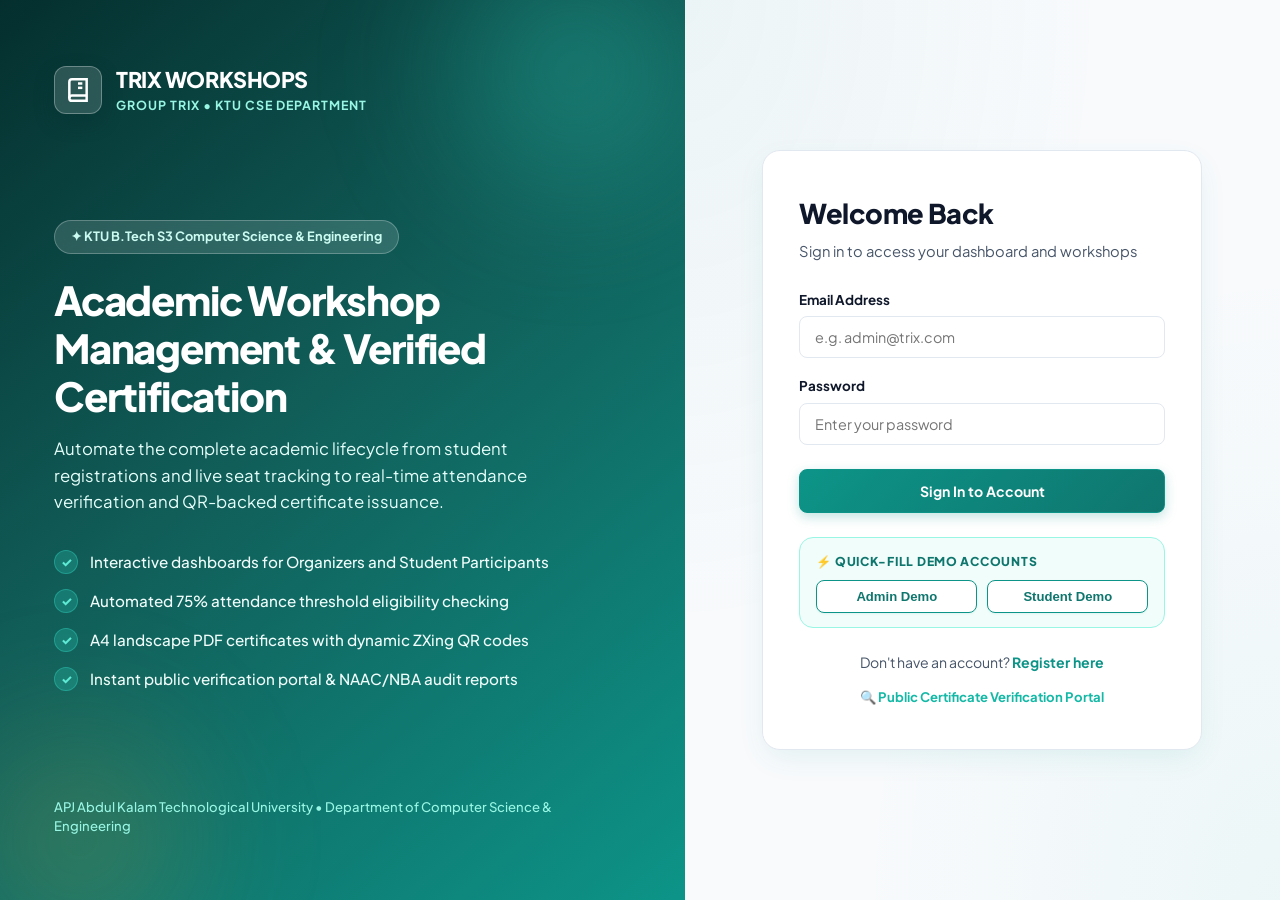
<file: src/main/resources/static/login.html>
<!DOCTYPE html>
<html lang="en">
<head>
  <meta charset="UTF-8">
  <meta name="viewport" content="width=device-width, initial-scale=1.0">
  <title>Sign In | TRIX Workshop Management System</title>
  <link rel="preconnect" href="https://fonts.googleapis.com">
  <link rel="preconnect" href="https://fonts.gstatic.com" crossorigin>
  <link href="https://fonts.googleapis.com/css2?family=Plus+Jakarta+Sans:wght@400;500;600;700;800&family=Inter:wght@400;500;600;700&display=swap" rel="stylesheet">
  <link rel="stylesheet" href="css/styles.css?v=4.0">
  <style>
    .auth-split-layout {
      display: grid;
      grid-template-columns: 1.15fr 1fr;
      min-height: 100vh;
      background: #FFFFFF;
    }

    /* Left Hero Showcase (Teal Midnight Luxury) */
    .auth-hero-pane {
      background: linear-gradient(140deg, #042F2E 0%, #115E59 45%, #0D9488 100%);
      color: #FFFFFF;
      padding: 64px 54px;
      display: flex;
      flex-direction: column;
      justify-content: space-between;
      position: relative;
      overflow: hidden;
    }

    .auth-hero-pane::before {
      content: "";
      position: absolute;
      top: -120px;
      right: -80px;
      width: 380px;
      height: 380px;
      background: radial-gradient(circle, rgba(45, 212, 191, 0.35) 0%, rgba(13, 148, 136, 0) 70%);
      border-radius: 50%;
      filter: blur(50px);
    }

    .auth-hero-pane::after {
      content: "";
      position: absolute;
      bottom: -100px;
      left: -80px;
      width: 320px;
      height: 320px;
      background: radial-gradient(circle, rgba(212, 175, 55, 0.25) 0%, rgba(212, 175, 55, 0) 70%);
      border-radius: 50%;
      filter: blur(60px);
    }

    .hero-brand-header {
      position: relative;
      z-index: 10;
      display: flex;
      align-items: center;
      gap: 14px;
    }

    .hero-brand-logo {
      width: 48px;
      height: 48px;
      border-radius: 12px;
      background: rgba(255, 255, 255, 0.15);
      backdrop-filter: blur(12px);
      -webkit-backdrop-filter: blur(12px);
      border: 1.5px solid rgba(255, 255, 255, 0.3);
      display: flex;
      align-items: center;
      justify-content: center;
      color: #FFFFFF;
      box-shadow: 0 8px 20px rgba(4, 47, 46, 0.3);
    }

    .hero-brand-text h1 {
      font-size: 1.35rem;
      font-weight: 800;
      letter-spacing: -0.02em;
    }

    .hero-brand-text p {
      font-size: 0.78rem;
      color: #99F6E4;
      font-weight: 700;
      text-transform: uppercase;
      letter-spacing: 0.08em;
    }

    .hero-center-content {
      position: relative;
      z-index: 10;
      max-width: 500px;
      margin: 40px 0;
    }

    .hero-badge {
      display: inline-flex;
      align-items: center;
      gap: 8px;
      padding: 6px 16px;
      background: rgba(255, 255, 255, 0.14);
      border: 1px solid rgba(255, 255, 255, 0.25);
      border-radius: 9999px;
      font-size: 0.8rem;
      font-weight: 700;
      color: #CCFBF1;
      margin-bottom: 22px;
      backdrop-filter: blur(8px);
    }

    .hero-title {
      font-size: 2.5rem;
      font-weight: 800;
      line-height: 1.2;
      letter-spacing: -0.03em;
      margin-bottom: 16px;
    }

    .hero-desc {
      font-size: 1.05rem;
      color: #E6FFFA;
      line-height: 1.6;
      margin-bottom: 34px;
    }

    .hero-features-list {
      display: flex;
      flex-direction: column;
      gap: 15px;
    }

    .hero-feature-item {
      display: flex;
      align-items: center;
      gap: 12px;
      font-size: 0.95rem;
      color: #F0FDFA;
      font-weight: 500;
    }

    .feature-check {
      width: 24px;
      height: 24px;
      border-radius: 50%;
      background: rgba(45, 212, 191, 0.25);
      color: #5EEAD4;
      border: 1px solid rgba(45, 212, 191, 0.4);
      display: flex;
      align-items: center;
      justify-content: center;
      font-size: 0.8rem;
      flex-shrink: 0;
      font-weight: 800;
    }

    .hero-footer-info {
      position: relative;
      z-index: 10;
      font-size: 0.82rem;
      color: #99F6E4;
      font-weight: 500;
    }

    /* Right Form Pane (Crisp White + Teal Accents) */
    .auth-form-pane {
      display: flex;
      align-items: center;
      justify-content: center;
      padding: 40px;
      background: #F8FAFC;
      background-image: 
        radial-gradient(at 0% 0%, rgba(13, 148, 136, 0.05) 0px, transparent 50%),
        radial-gradient(at 100% 100%, rgba(20, 184, 166, 0.05) 0px, transparent 50%);
    }

    .auth-card-box {
      width: 100%;
      max-width: 440px;
      background: #FFFFFF;
      border: 1px solid var(--border-color);
      border-radius: var(--radius-lg);
      padding: 42px 36px;
      box-shadow: 0 10px 30px -5px rgba(13, 148, 136, 0.1);
    }

    .auth-form-header {
      margin-bottom: 28px;
    }

    .auth-form-header h2 {
      font-size: 1.7rem;
      font-weight: 800;
      color: var(--text-main);
      letter-spacing: -0.02em;
    }

    .auth-form-header p {
      font-size: 0.92rem;
      color: var(--text-secondary);
      margin-top: 6px;
    }

    .demo-credentials-box {
      background: var(--brand-tint);
      border: 1px solid var(--brand-border);
      border-radius: var(--radius-md);
      padding: 14px 16px;
      margin-top: 24px;
    }

    .demo-title {
      font-size: 0.76rem;
      font-weight: 800;
      color: var(--brand-primary-dark);
      text-transform: uppercase;
      letter-spacing: 0.06em;
      margin-bottom: 10px;
      display: flex;
      align-items: center;
      justify-content: space-between;
    }

    .demo-buttons-row {
      display: flex;
      gap: 10px;
    }

    .demo-btn {
      flex: 1;
      padding: 8px 12px;
      font-size: 0.82rem;
      font-weight: 700;
      border-radius: var(--radius-sm);
      border: 1.5px solid var(--brand-primary);
      background: #FFFFFF;
      color: var(--brand-primary-dark);
      cursor: pointer;
      text-align: center;
      transition: all 0.15s ease;
      box-shadow: 0 1px 2px rgba(13, 148, 136, 0.08);
    }

    .demo-btn:hover {
      background: var(--brand-primary);
      color: #FFFFFF;
      transform: translateY(-1px);
      box-shadow: 0 4px 10px rgba(13, 148, 136, 0.25);
    }

    @media (max-width: 900px) {
      .auth-split-layout {
        grid-template-columns: 1fr;
      }
      .auth-hero-pane {
        display: none;
      }
    }
  </style>
</head>
<body>
  <div id="toast-container"></div>

  <div class="auth-split-layout">
    <!-- Left Hero Pane -->
    <div class="auth-hero-pane">
      <div class="hero-brand-header">
        <div class="hero-brand-logo">
          <svg width="26" height="26" viewBox="0 0 24 24" fill="none" stroke="currentColor" stroke-width="2.3">
            <path d="M4 19.5A2.5 2.5 0 0 1 6.5 17H20"></path>
            <path d="M6.5 2H20v20H6.5A2.5 2.5 0 0 1 4 19.5v-15A2.5 2.5 0 0 1 6.5 2z"></path>
            <line x1="12" y1="6" x2="16" y2="6"></line>
            <line x1="12" y1="10" x2="16" y2="10"></line>
          </svg>
        </div>
        <div class="hero-brand-text">
          <h1>TRIX WORKSHOPS</h1>
          <p>Group TRIX • KTU CSE Department</p>
        </div>
      </div>

      <div class="hero-center-content">
        <div class="hero-badge">
          <span>✦ KTU B.Tech S3 Computer Science & Engineering</span>
        </div>
        <h2 class="hero-title">Academic Workshop Management & Verified Certification</h2>
        <p class="hero-desc">
          Automate the complete academic lifecycle from student registrations and live seat tracking to real-time attendance verification and QR-backed certificate issuance.
        </p>

        <div class="hero-features-list">
          <div class="hero-feature-item">
            <div class="feature-check">✓</div>
            <span>Interactive dashboards for Organizers and Student Participants</span>
          </div>
          <div class="hero-feature-item">
            <div class="feature-check">✓</div>
            <span>Automated 75% attendance threshold eligibility checking</span>
          </div>
          <div class="hero-feature-item">
            <div class="feature-check">✓</div>
            <span>A4 landscape PDF certificates with dynamic ZXing QR codes</span>
          </div>
          <div class="hero-feature-item">
            <div class="feature-check">✓</div>
            <span>Instant public verification portal & NAAC/NBA audit reports</span>
          </div>
        </div>
      </div>

      <div class="hero-footer-info">
        APJ Abdul Kalam Technological University • Department of Computer Science & Engineering
      </div>
    </div>

    <!-- Right Form Pane -->
    <div class="auth-form-pane">
      <div class="auth-card-box">
        <div class="auth-form-header">
          <h2>Welcome Back</h2>
          <p>Sign in to access your dashboard and workshops</p>
        </div>

        <form id="login-form">
          <div class="form-group">
            <label class="form-label" for="login-email">Email Address</label>
            <input type="email" id="login-email" class="form-input" placeholder="e.g. admin@trix.com" required>
          </div>

          <div class="form-group">
            <div style="display: flex; justify-content: space-between; align-items: center; margin-bottom: 6px;">
              <label class="form-label" for="login-password" style="margin-bottom: 0;">Password</label>
            </div>
            <input type="password" id="login-password" class="form-input" placeholder="Enter your password" required>
          </div>

          <button type="submit" id="login-btn" class="btn btn-primary" style="width: 100%; padding: 12px; margin-top: 6px;">
            Sign In to Account
          </button>
        </form>

        <div class="demo-credentials-box">
          <div class="demo-title">
            <span>⚡ Quick-Fill Demo Accounts</span>
          </div>
          <div class="demo-buttons-row">
            <button type="button" class="demo-btn" onclick="fillCreds('admin@trix.com', 'admin123')">
              Admin Demo
            </button>
            <button type="button" class="demo-btn" onclick="fillCreds('alex@gmail.com', 'student123')">
              Student Demo
            </button>
          </div>
        </div>

        <div style="margin-top: 24px; text-align: center; font-size: 0.88rem; color: var(--text-secondary);">
          Don't have an account? <a id="register-link" href="register.html" style="color: var(--brand-primary); font-weight: 700; text-decoration: none;">Register here</a>
        </div>

        <div style="margin-top: 14px; text-align: center; font-size: 0.82rem;">
          <a href="verify.html" style="color: var(--brand-secondary); text-decoration: none; font-weight: 700;">
            🔍 Public Certificate Verification Portal
          </a>
        </div>
      </div>
    </div>
  </div>

  <script src="js/api.js"></script>
  <script src="js/auth.js"></script>
  <script>
    // Forward redirect parameter if present
    const urlParams = new URLSearchParams(window.location.search);
    const redirectParam = urlParams.get('redirect');
    if (redirectParam) {
      const regLink = document.getElementById('register-link');
      if (regLink) regLink.href = 'register.html?redirect=' + encodeURIComponent(redirectParam);
    }

    function fillCreds(email, pass) {
      document.getElementById('login-email').value = email;
      document.getElementById('login-password').value = pass;
    }

    const form = document.getElementById('login-form');
    const submitBtn = document.getElementById('login-btn');

    form.addEventListener('submit', async (e) => {
      e.preventDefault();
      const email = document.getElementById('login-email').value.trim();
      const password = document.getElementById('login-password').value;

      if (!email || !password) {
        showToast('Please enter both email and password.', 'error');
        return;
      }

      submitBtn.disabled = true;
      submitBtn.innerHTML = '<span>Signing in...</span>';

      try {
        await Auth.login(email, password);
      } catch (err) {
        showToast(err.message || 'Login failed. Please check your credentials.', 'error');
        submitBtn.disabled = false;
        submitBtn.innerHTML = '<span>Sign In to Account</span>';
      }
    });
  </script>
</body>
</html>
</file>
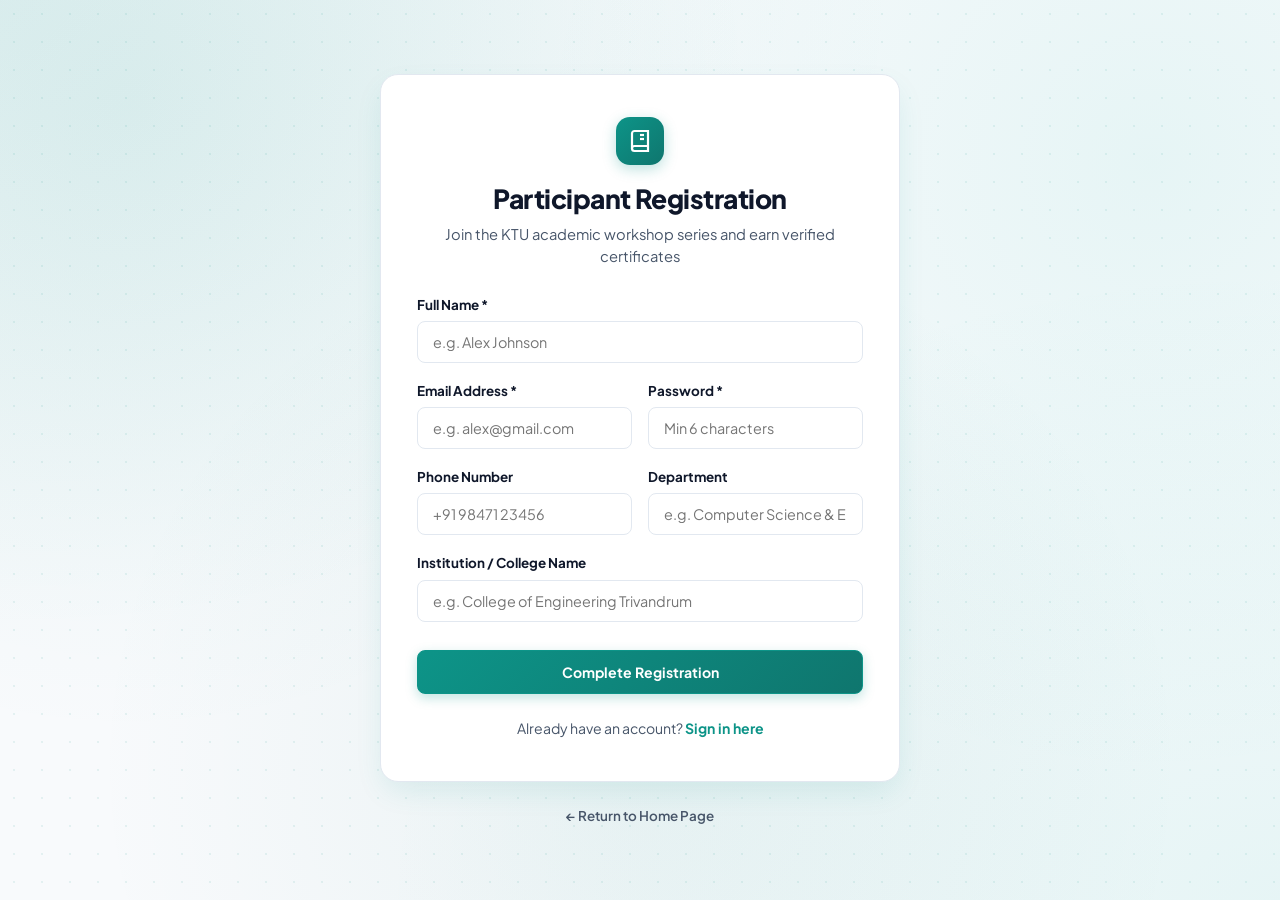
<file: src/main/resources/static/register.html>
<!DOCTYPE html>
<html lang="en">
<head>
  <meta charset="UTF-8">
  <meta name="viewport" content="width=device-width, initial-scale=1.0">
  <title>Create Student Profile | TRIX Workshops</title>
  <link rel="preconnect" href="https://fonts.googleapis.com">
  <link rel="preconnect" href="https://fonts.gstatic.com" crossorigin>
  <link href="https://fonts.googleapis.com/css2?family=Plus+Jakarta+Sans:wght@400;500;600;700;800&family=Inter:wght@400;500;600;700&display=swap" rel="stylesheet">
  <link rel="stylesheet" href="css/styles.css?v=4.0">
  <style>
    .auth-page-wrap {
      min-height: 100vh;
      display: flex;
      flex-direction: column;
      align-items: center;
      justify-content: center;
      padding: 40px 20px;
      background: linear-gradient(180deg, #FFFFFF 0%, #F8FAFC 50%, #F0FDFA 100%);
      background-image: 
        radial-gradient(at 0% 0%, rgba(13, 148, 136, 0.08) 0px, transparent 50%),
        radial-gradient(at 100% 100%, rgba(20, 184, 166, 0.08) 0px, transparent 50%);
    }

    .auth-card {
      width: 100%;
      max-width: 520px;
      background: #FFFFFF;
      border: 1px solid var(--border-color);
      border-radius: var(--radius-lg);
      box-shadow: 0 12px 30px -5px rgba(13, 148, 136, 0.12);
      padding: 42px 36px;
    }

    .auth-header {
      text-align: center;
      margin-bottom: 28px;
    }

    .auth-brand-logo {
      display: inline-flex;
      align-items: center;
      justify-content: center;
      width: 48px;
      height: 48px;
      border-radius: var(--radius-md);
      background: linear-gradient(135deg, var(--brand-primary), var(--brand-primary-dark));
      color: #FFFFFF;
      margin-bottom: 14px;
      box-shadow: 0 4px 14px rgba(13, 148, 136, 0.28);
    }

    .auth-title {
      font-size: 1.65rem;
      font-weight: 800;
      color: var(--text-main);
      letter-spacing: -0.02em;
    }

    .auth-subtitle {
      font-size: 0.92rem;
      color: var(--text-secondary);
      margin-top: 4px;
    }

    .grid-2 {
      display: grid;
      grid-template-columns: 1fr 1fr;
      gap: 16px;
    }

    @media (max-width: 480px) {
      .grid-2 { grid-template-columns: 1fr; }
    }
  </style>
</head>
<body>
  <div id="toast-container"></div>

  <div class="auth-page-wrap">
    <div class="auth-card">
      <div class="auth-header">
        <a href="index.html" style="text-decoration: none;">
          <div class="auth-brand-logo">
            <svg width="24" height="24" viewBox="0 0 24 24" fill="none" stroke="currentColor" stroke-width="2.2">
              <path d="M4 19.5A2.5 2.5 0 0 1 6.5 17H20"></path>
              <path d="M6.5 2H20v20H6.5A2.5 2.5 0 0 1 4 19.5v-15A2.5 2.5 0 0 1 6.5 2z"></path>
              <line x1="12" y1="6" x2="16" y2="6"></line>
              <line x1="12" y1="10" x2="16" y2="10"></line>
            </svg>
          </div>
        </a>
        <h2 class="auth-title">Participant Registration</h2>
        <p class="auth-subtitle">Join the KTU academic workshop series and earn verified certificates</p>
      </div>

      <form id="register-form">
        <div class="form-group">
          <label class="form-label" for="reg-fullname">Full Name *</label>
          <input type="text" id="reg-fullname" class="form-control" placeholder="e.g. Alex Johnson" required>
        </div>

        <div class="grid-2">
          <div class="form-group">
            <label class="form-label" for="reg-email">Email Address *</label>
            <input type="email" id="reg-email" class="form-control" placeholder="e.g. alex@gmail.com" required>
          </div>

          <div class="form-group">
            <label class="form-label" for="reg-password">Password *</label>
            <input type="password" id="reg-password" class="form-control" placeholder="Min 6 characters" minlength="6" required>
          </div>
        </div>

        <div class="grid-2">
          <div class="form-group">
            <label class="form-label" for="reg-phone">Phone Number</label>
            <input type="tel" id="reg-phone" class="form-control" placeholder="+91 98471 23456">
          </div>

          <div class="form-group">
            <label class="form-label" for="reg-dept">Department</label>
            <input type="text" id="reg-dept" class="form-control" placeholder="e.g. Computer Science & Engg">
          </div>
        </div>

        <div class="form-group">
          <label class="form-label" for="reg-institution">Institution / College Name</label>
          <input type="text" id="reg-institution" class="form-control" placeholder="e.g. College of Engineering Trivandrum">
        </div>

        <button type="submit" id="reg-submit-btn" class="btn btn-primary" style="width: 100%; padding: 12px; margin-top: 10px;">
          <span>Complete Registration</span>
        </button>
      </form>

      <div style="text-align: center; margin-top: 24px; font-size: 0.88rem; color: var(--text-secondary);">
        Already have an account? <a href="login.html" style="color: var(--brand-primary); font-weight: 700; text-decoration: none;">Sign in here</a>
      </div>
    </div>

    <div style="margin-top: 24px; text-align: center; font-size: 0.84rem;">
      <a href="index.html" style="color: var(--text-secondary); text-decoration: none; font-weight: 600;">&larr; Return to Home Page</a>
    </div>
  </div>

  <script src="js/api.js"></script>
  <script src="js/auth.js"></script>
  <script>
    const form = document.getElementById('register-form');
    const submitBtn = document.getElementById('reg-submit-btn');

    form.addEventListener('submit', async (e) => {
      e.preventDefault();
      const payload = {
        fullName: document.getElementById('reg-fullname').value.trim(),
        email: document.getElementById('reg-email').value.trim(),
        password: document.getElementById('reg-password').value,
        phone: document.getElementById('reg-phone').value.trim(),
        department: document.getElementById('reg-dept').value.trim(),
        institution: document.getElementById('reg-institution').value.trim()
      };

      submitBtn.disabled = true;
      submitBtn.innerHTML = '<span>Creating profile...</span>';

      try {
        await Auth.register(payload);
      } catch (err) {
        showToast(err.message || 'Registration failed.', 'error');
        submitBtn.disabled = false;
        submitBtn.innerHTML = '<span>Complete Registration</span>';
      }
    });
  </script>
</body>
</html>
</file>
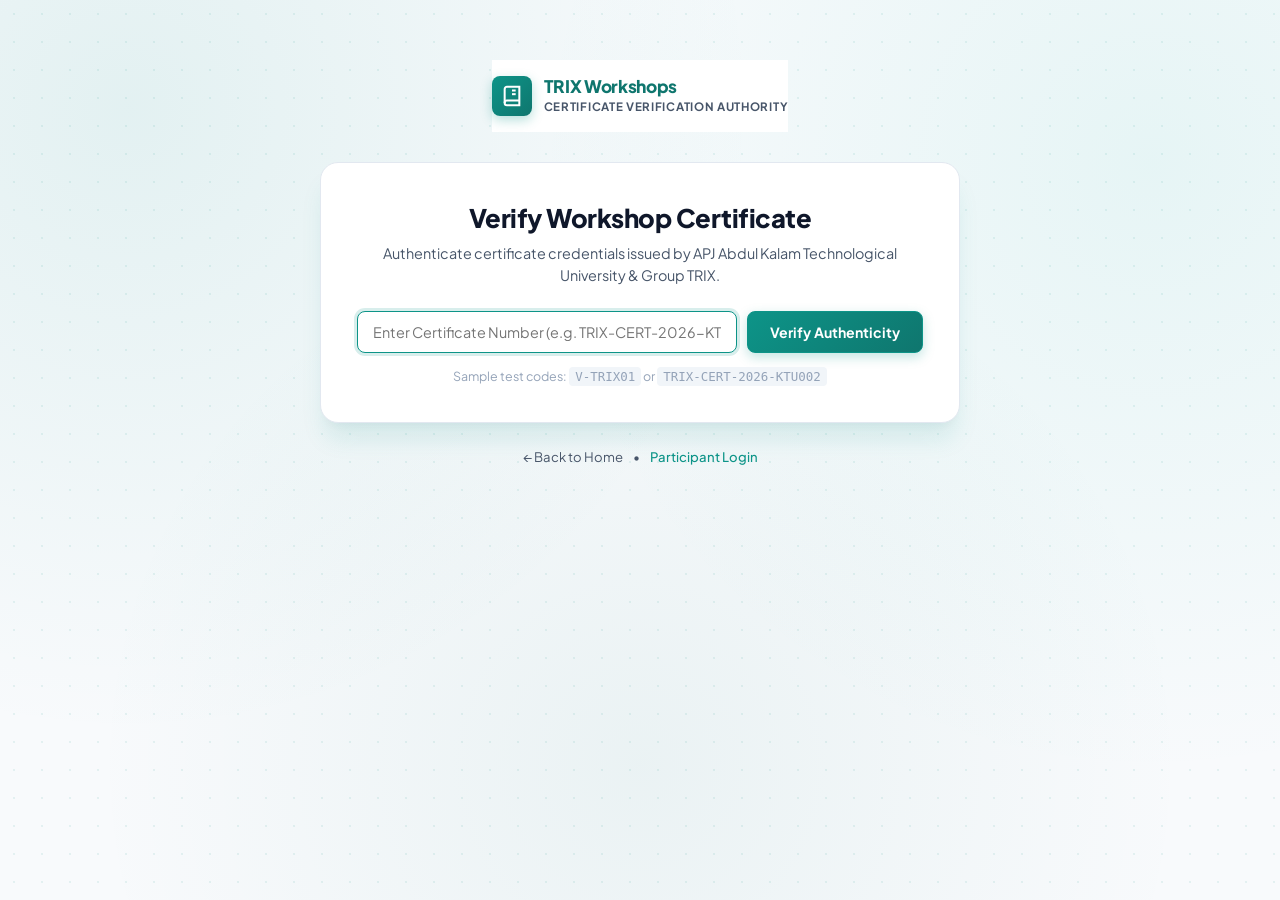
<file: src/main/resources/static/verify.html>
<!DOCTYPE html>
<html lang="en">
<head>
  <meta charset="UTF-8">
  <meta name="viewport" content="width=device-width, initial-scale=1.0">
  <title>Public Certificate Verification | TRIX Workshops</title>
  <link rel="preconnect" href="https://fonts.googleapis.com">
  <link rel="preconnect" href="https://fonts.gstatic.com" crossorigin>
  <link href="https://fonts.googleapis.com/css2?family=Plus+Jakarta+Sans:wght@400;500;600;700;800&family=Inter:wght@400;500;600;700&display=swap" rel="stylesheet">
  <link rel="stylesheet" href="css/styles.css?v=4.0">
  <style>
    .verify-page-wrap {
      min-height: 100vh;
      display: flex;
      flex-direction: column;
      align-items: center;
      padding: 60px 20px;
      background-color: #F8FAFC;
      background-image: 
        radial-gradient(circle at 10% 12%, rgba(13, 148, 136, 0.09) 0%, transparent 45%),
        radial-gradient(circle at 90% 18%, rgba(20, 184, 166, 0.08) 0%, transparent 45%),
        radial-gradient(circle at 50% 85%, rgba(15, 118, 110, 0.06) 0%, transparent 55%),
        radial-gradient(rgba(13, 148, 136, 0.09) 1.25px, transparent 1.25px);
      background-size: 100% 100%, 100% 100%, 100% 100%, 28px 28px;
      background-attachment: fixed;
    }
    .verify-box {
      width: 100%;
      max-width: 640px;
      background: #FFFFFF;
      border: 1px solid var(--border-color);
      border-radius: var(--radius-lg);
      box-shadow: var(--shadow-xl);
      padding: 36px;
      margin-bottom: 24px;
    }
    .verified-result-card {
      display: none;
      border: 2px solid var(--success);
      border-radius: var(--radius-lg);
      background: #FFFFFF;
      box-shadow: var(--shadow-lg);
      overflow: hidden;
      margin-top: 24px;
    }
    .verified-header {
      background: var(--success-bg);
      color: var(--success);
      padding: 16px 24px;
      display: flex;
      align-items: center;
      gap: 12px;
      font-weight: 700;
      font-size: 1.05rem;
    }
    .verified-body {
      padding: 24px;
    }
    .verify-row {
      display: flex;
      justify-content: space-between;
      padding: 10px 0;
      border-bottom: 1px solid var(--border-light);
      font-size: 0.9rem;
    }
    .verify-row:last-child {
      border-bottom: none;
    }
    .verify-row-label {
      color: var(--text-secondary);
      font-weight: 500;
    }
    .verify-row-value {
      color: var(--text-main);
      font-weight: 600;
      text-align: right;
    }
  </style>
</head>
<body>
  <div class="verify-page-wrap">
    <div style="text-align: center; margin-bottom: 30px;">
      <a href="index.html" class="sidebar-brand" style="justify-content: center; border: none; padding: 0;">
        <div class="brand-icon-box">
          <svg width="22" height="22" viewBox="0 0 24 24" fill="none" stroke="currentColor" stroke-width="2.2">
            <path d="M4 19.5A2.5 2.5 0 0 1 6.5 17H20"></path>
            <path d="M6.5 2H20v20H6.5A2.5 2.5 0 0 1 4 19.5v-15A2.5 2.5 0 0 1 6.5 2z"></path>
            <line x1="12" y1="6" x2="16" y2="6"></line>
            <line x1="12" y1="10" x2="16" y2="10"></line>
          </svg>
        </div>
        <div class="brand-title-wrap" style="text-align: left;">
          <h2>TRIX Workshops</h2>
          <p>Certificate Verification Authority</p>
        </div>
      </a>
    </div>

    <div class="verify-box">
      <div style="text-align: center; margin-bottom: 24px;">
        <h1 style="font-size: 1.6rem; font-weight: 800; color: var(--text-main); letter-spacing: -0.02em;">
          Verify Workshop Certificate
        </h1>
        <p style="font-size: 0.9rem; color: var(--text-secondary); margin-top: 6px;">
          Authenticate certificate credentials issued by APJ Abdul Kalam Technological University & Group TRIX.
        </p>
      </div>

      <form id="verify-form" style="display: flex; gap: 10px;">
        <input type="text" id="verify-input" class="form-control" placeholder="Enter Certificate Number (e.g. TRIX-CERT-2026-KTU001) or Code (e.g. V-TRIX01)" required autofocus>
        <button type="submit" id="verify-btn" class="btn btn-primary" style="white-space: nowrap; padding: 10px 22px;">
          Verify Authenticity
        </button>
      </form>

      <div style="margin-top: 14px; font-size: 0.78rem; color: var(--text-muted); text-align: center;">
        Sample test codes: <code style="background: #F1F5F9; padding: 2px 6px; border-radius: 4px; cursor: pointer;" onclick="document.getElementById('verify-input').value='V-TRIX01'">V-TRIX01</code> or <code style="background: #F1F5F9; padding: 2px 6px; border-radius: 4px; cursor: pointer;" onclick="document.getElementById('verify-input').value='TRIX-CERT-2026-KTU002'">TRIX-CERT-2026-KTU002</code>
      </div>

      <!-- Result Card -->
      <div id="verified-card" class="verified-result-card">
        <div class="verified-header">
          <svg width="24" height="24" viewBox="0 0 24 24" fill="none" stroke="currentColor" stroke-width="2.5"><path d="M12 22s8-4 8-10V5l-8-3-8 3v7c0 6 8 10 8 10z"></path><polyline points="9 12 11 14 15 10"></polyline></svg>
          Official Certificate Authenticated
        </div>
        <div class="verified-body">
          <div class="verify-row">
            <span class="verify-row-label">Participant Full Name</span>
            <span class="verify-row-value" id="res-name">-</span>
          </div>
          <div class="verify-row">
            <span class="verify-row-label">Workshop Title</span>
            <span class="verify-row-value" id="res-workshop">-</span>
          </div>
          <div class="verify-row">
            <span class="verify-row-label">Workshop Date</span>
            <span class="verify-row-value" id="res-date">-</span>
          </div>
          <div class="verify-row">
            <span class="verify-row-label">Venue</span>
            <span class="verify-row-value" id="res-venue">-</span>
          </div>
          <div class="verify-row">
            <span class="verify-row-label">Certificate ID</span>
            <span class="verify-row-value" id="res-cert-id" style="font-family: monospace; color: var(--brand-primary);">-</span>
          </div>
          <div class="verify-row">
            <span class="verify-row-label">Verification Code</span>
            <span class="verify-row-value" id="res-code" style="font-family: monospace;">-</span>
          </div>
          <div class="verify-row">
            <span class="verify-row-label">Issue Date</span>
            <span class="verify-row-value" id="res-issue-date">-</span>
          </div>
          <div class="verify-row">
            <span class="verify-row-label">Issuing Authority</span>
            <span class="verify-row-value">KTU Dept of CSE • Group TRIX</span>
          </div>
        </div>
      </div>
    </div>

    <div style="font-size: 0.82rem; color: var(--text-secondary); text-align: center;">
      <a href="index.html" style="color: var(--text-secondary); text-decoration: none;">&larr; Back to Home</a>
      <span style="margin: 0 8px;">•</span>
      <a href="login.html" style="color: var(--brand-primary); text-decoration: none; font-weight: 500;">Participant Login</a>
    </div>
  </div>

  <div id="toast-container"></div>

  <script src="js/api.js"></script>
  <script src="js/verify.js"></script>
</body>
</html>
</file>
<file: src/main/resources/static/css/styles.css>
/* ==========================================================================
   WORKSHOP REGISTRATION & CERTIFICATE ISSUE SYSTEM (GROUP TRIX)
   PREMIUM TEAL & WHITE ENTERPRISE DESIGN SYSTEM
   Academic Context: KTU B.Tech S3 Computer Science & Engineering
   Palette:
     Background:    #F8FAFC / #F0FDFA (Crisp with subtle teal ambient glow)
     Cards & Surface: #FFFFFF (Pure White with glassmorphic borders)
     Teal Primary:  #0D9488 (Teal 600 - Rich Interactive Teal)
     Teal Dark:     #0F766E (Teal 700 - Deep Professional Teal)
     Teal Hover:    #115E59 (Teal 800 - Deep Teal Hover)
     Teal Midnight: #042F2E (Teal 950 - Luxury Hero Gradient Base)
     Teal Mint:     #14B8A6 (Teal 500 - Vibrant Accent)
     Teal Tint:     #F0FDFA (Teal 50 - Pill Badges & Active Nav)
     Teal Border:   #CCFBF1 (Teal 100) / #99F6E4 (Teal 200)
     Gold Accent:   #D4AF37 / #C5A46D (Certificate Gold)
     Text Main:     #0F172A (Slate 900)
     Text Secondary:#475569 (Slate 600)
     Text Muted:    #94A3B8 (Slate 400)
     Border:        #E2E8F0 (Slate 200)
     Success:       #059669 (Emerald)
     Warning:       #D97706 (Amber)
     Danger:        #DC2626 (Red)
   ========================================================================== */

@import url('https://fonts.googleapis.com/css2?family=Plus+Jakarta+Sans:wght@400;500;600;700;800&family=Inter:wght@400;500;600;700&display=swap');

:root {
  --bg-main: #F8FAFC;
  --bg-card: #FFFFFF;
  --bg-sidebar: #FFFFFF;

  /* Teal Color Harmony */
  --brand-primary: #0D9488;
  --brand-primary-dark: #0F766E;
  --brand-primary-hover: #115E59;
  --brand-secondary: #14B8A6;
  --brand-tint: #F0FDFA;
  --brand-tint-hover: #CCFBF1;
  --brand-border: #99F6E4;
  --brand-midnight: #042F2E;

  /* Status Colors */
  --success: #059669;
  --success-bg: #ECFDF5;
  --success-border: #A7F3D0;
  
  --warning: #D97706;
  --warning-bg: #FFFBEB;
  --warning-border: #FDE68A;
  
  --danger: #DC2626;
  --danger-bg: #FEF2F2;
  --danger-border: #FECACA;
  
  --info: #0284C7;
  --info-bg: #F0F9FF;
  --info-border: #BAE6FD;

  /* Academic Accents */
  --gold-accent: #D4AF37;
  --gold-bg: #FFFDF5;
  --gold-border: #FDE68A;

  /* Typography Colors */
  --text-main: #0F172A;
  --text-secondary: #475569;
  --text-muted: #94A3B8;

  /* Borders & Dividers */
  --border-color: #E2E8F0;
  --border-light: #F1F5F9;

  /* Box Shadows with Teal Tint Glow */
  --shadow-xs: 0 1px 2px 0 rgba(15, 23, 42, 0.04);
  --shadow-sm: 0 1px 3px 0 rgba(15, 23, 42, 0.06), 0 1px 2px -1px rgba(15, 23, 42, 0.04);
  --shadow-md: 0 4px 6px -1px rgba(13, 148, 136, 0.08), 0 2px 4px -2px rgba(15, 23, 42, 0.04);
  --shadow-lg: 0 10px 15px -3px rgba(13, 148, 136, 0.09), 0 4px 6px -4px rgba(15, 23, 42, 0.03);
  --shadow-xl: 0 20px 25px -5px rgba(13, 148, 136, 0.12), 0 8px 10px -6px rgba(15, 23, 42, 0.04);
  --shadow-teal-glow: 0 8px 24px -4px rgba(13, 148, 136, 0.28);

  /* Radii */
  --radius-xs: 6px;
  --radius-sm: 8px;
  --radius-md: 14px;
  --radius-lg: 18px;
  --radius-xl: 26px;
  --radius-full: 9999px;

  --font-family: 'Plus Jakarta Sans', 'Inter', -apple-system, BlinkMacSystemFont, "Segoe UI", Roboto, sans-serif;
  --sidebar-width: 260px;
  --topbar-height: 72px;
}

* {
  box-sizing: border-box;
  margin: 0;
  padding: 0;
}

body {
  font-family: var(--font-family);
  background-color: #F8FAFC;
  background-image: 
    radial-gradient(circle at 10% 12%, rgba(13, 148, 136, 0.08) 0%, transparent 45%),
    radial-gradient(circle at 90% 18%, rgba(20, 184, 166, 0.08) 0%, transparent 45%),
    radial-gradient(circle at 50% 85%, rgba(15, 118, 110, 0.06) 0%, transparent 55%),
    radial-gradient(rgba(13, 148, 136, 0.09) 1.25px, transparent 1.25px);
  background-size: 100% 100%, 100% 100%, 100% 100%, 28px 28px;
  background-attachment: fixed;
  color: var(--text-main);
  line-height: 1.5;
  -webkit-font-smoothing: antialiased;
  min-height: 100vh;
}

/* ==========================================================================
   APP SHELL & SIDEBAR (TEAL HIGHLIGHTS)
   ========================================================================== */

.app-layout {
  display: flex;
  min-height: 100vh;
}

.app-sidebar {
  width: var(--sidebar-width);
  background-color: #FFFFFF;
  border-right: 1px solid var(--border-color);
  display: flex;
  flex-direction: column;
  position: fixed;
  top: 0;
  bottom: 0;
  left: 0;
  z-index: 100;
  box-shadow: 2px 0 12px rgba(15, 23, 42, 0.02);
  transition: transform 0.25s cubic-bezier(0.4, 0, 0.2, 1);
}

.sidebar-brand {
  height: var(--topbar-height);
  padding: 0 24px;
  display: flex;
  align-items: center;
  gap: 12px;
  border-bottom: 1px solid var(--border-color);
  text-decoration: none;
  background: #FFFFFF;
}

.brand-icon-box {
  width: 40px;
  height: 40px;
  border-radius: var(--radius-sm);
  background: linear-gradient(135deg, var(--brand-primary), var(--brand-primary-dark));
  display: flex;
  align-items: center;
  justify-content: center;
  color: #FFFFFF;
  box-shadow: 0 4px 12px rgba(13, 148, 136, 0.3);
}

.brand-title-wrap h2 {
  font-size: 1.08rem;
  font-weight: 800;
  color: var(--brand-primary-dark);
  letter-spacing: -0.02em;
  line-height: 1.1;
}

.brand-title-wrap p {
  font-size: 0.72rem;
  font-weight: 700;
  color: var(--text-secondary);
  text-transform: uppercase;
  letter-spacing: 0.06em;
  margin-top: 2px;
}

.sidebar-nav {
  flex: 1;
  padding: 20px 14px;
  overflow-y: auto;
  display: flex;
  flex-direction: column;
  gap: 4px;
}

.nav-section-title {
  font-size: 0.7rem;
  font-weight: 800;
  text-transform: uppercase;
  letter-spacing: 0.08em;
  color: var(--text-muted);
  padding: 14px 12px 6px;
}

.nav-item {
  display: flex;
  align-items: center;
  gap: 12px;
  padding: 10px 14px;
  border-radius: var(--radius-sm);
  font-size: 0.88rem;
  font-weight: 600;
  color: var(--text-secondary);
  text-decoration: none;
  transition: all 0.15s ease;
}

.nav-item:hover {
  background-color: var(--brand-tint);
  color: var(--brand-primary-dark);
}

.nav-item.active {
  background-color: var(--brand-tint);
  color: var(--brand-primary-dark);
  font-weight: 700;
  position: relative;
  box-shadow: 0 1px 3px rgba(13, 148, 136, 0.08);
}

.nav-item.active::before {
  content: "";
  position: absolute;
  left: 0;
  top: 8px;
  bottom: 8px;
  width: 4px;
  background-color: var(--brand-primary);
  border-radius: 0 var(--radius-full) var(--radius-full) 0;
}

.sidebar-footer {
  padding: 16px;
  border-top: 1px solid var(--border-color);
  background-color: #FFFFFF;
}

.user-snippet {
  display: flex;
  align-items: center;
  gap: 10px;
  padding: 8px 10px;
  border-radius: var(--radius-sm);
  background: var(--bg-main);
  border: 1px solid var(--border-color);
}

.user-avatar {
  width: 36px;
  height: 36px;
  border-radius: var(--radius-full);
  background: linear-gradient(135deg, var(--brand-primary), var(--brand-primary-dark));
  color: #FFFFFF;
  font-weight: 700;
  font-size: 0.85rem;
  display: flex;
  align-items: center;
  justify-content: center;
}

.user-info {
  flex: 1;
  min-width: 0;
}

.user-name {
  font-size: 0.84rem;
  font-weight: 700;
  color: var(--text-main);
  white-space: nowrap;
  overflow: hidden;
  text-overflow: ellipsis;
}

.user-role-badge {
  font-size: 0.7rem;
  color: var(--brand-primary);
  font-weight: 700;
}

/* ==========================================================================
   APP MAIN & TOPBAR
   ========================================================================== */

.app-main {
  flex: 1;
  margin-left: var(--sidebar-width);
  min-height: 100vh;
  display: flex;
  flex-direction: column;
  min-width: 0;
}

.app-topbar {
  height: var(--topbar-height);
  background: rgba(255, 255, 255, 0.94);
  backdrop-filter: blur(12px);
  -webkit-backdrop-filter: blur(12px);
  border-bottom: 1px solid var(--border-color);
  display: flex;
  align-items: center;
  justify-content: space-between;
  padding: 0 36px;
  position: sticky;
  top: 0;
  z-index: 90;
  box-shadow: 0 1px 3px rgba(15, 23, 42, 0.03);
}

.topbar-left {
  display: flex;
  align-items: center;
  gap: 16px;
}

.mobile-menu-btn {
  display: none;
  align-items: center;
  justify-content: center;
  width: 38px;
  height: 38px;
  border-radius: var(--radius-sm);
  background: #FFFFFF;
  border: 1px solid var(--border-color);
  color: var(--text-secondary);
  cursor: pointer;
  transition: all 0.15s ease;
}

.mobile-menu-btn:hover {
  background: var(--brand-tint);
  color: var(--brand-primary);
  border-color: var(--brand-border);
}

.page-breadcrumb {
  display: flex;
  align-items: center;
  gap: 8px;
  font-size: 0.88rem;
  font-weight: 500;
  color: var(--text-secondary);
}

.page-breadcrumb .current {
  color: var(--brand-primary-dark);
  font-weight: 700;
}

.topbar-right {
  display: flex;
  align-items: center;
  gap: 14px;
}

.main-content, .app-content {
  flex: 1;
  padding: 32px 36px;
}

/* ==========================================================================
   BUTTONS (TEAL & WHITE ACCENTS)
   ========================================================================== */

.btn {
  display: inline-flex;
  align-items: center;
  justify-content: center;
  gap: 8px;
  padding: 10px 20px;
  font-size: 0.88rem;
  font-weight: 700;
  font-family: inherit;
  border-radius: var(--radius-sm);
  border: 1px solid transparent;
  cursor: pointer;
  text-decoration: none;
  transition: all 0.2s cubic-bezier(0.4, 0, 0.2, 1);
  white-space: nowrap;
}

.btn:active {
  transform: translateY(1px);
}

.btn-primary {
  background: linear-gradient(135deg, var(--brand-primary), var(--brand-primary-dark));
  color: #FFFFFF;
  border-color: var(--brand-primary);
  box-shadow: 0 4px 12px rgba(13, 148, 136, 0.25);
}

.btn-primary:hover {
  background: linear-gradient(135deg, var(--brand-secondary), var(--brand-primary));
  box-shadow: var(--shadow-teal-glow);
  transform: translateY(-1px);
}

.btn-secondary {
  background-color: #FFFFFF;
  color: var(--text-main);
  border-color: var(--border-color);
  box-shadow: var(--shadow-xs);
}

.btn-secondary:hover {
  background-color: var(--bg-main);
  border-color: #CBD5E1;
  color: var(--brand-primary-dark);
}

.btn-outline {
  background-color: #FFFFFF;
  color: var(--brand-primary-dark);
  border: 1.5px solid var(--brand-primary);
}

.btn-outline:hover {
  background-color: var(--brand-tint);
}

.btn-success {
  background-color: var(--success);
  color: #FFFFFF;
  border-color: var(--success);
  box-shadow: 0 2px 6px rgba(5, 150, 105, 0.2);
}

.btn-success:hover {
  background-color: #047857;
}

.btn-danger {
  background-color: var(--danger);
  color: #FFFFFF;
  border-color: var(--danger);
}

.btn-danger:hover {
  background-color: #B91C1C;
}

.btn-sm {
  padding: 7px 14px;
  font-size: 0.8rem;
  border-radius: 6px;
}

.btn-lg {
  padding: 13px 26px;
  font-size: 0.98rem;
  border-radius: var(--radius-md);
}

/* ==========================================================================
   CARDS & KPI STATS (TEAL + PURE WHITE)
   ========================================================================== */

.card, .content-card {
  background-color: #FFFFFF;
  border: 1px solid var(--border-color);
  border-radius: var(--radius-md);
  box-shadow: 0 2px 8px rgba(15, 23, 42, 0.04);
  transition: transform 0.2s ease, box-shadow 0.2s ease, border-color 0.2s ease;
  overflow: hidden;
}

.card:hover, .content-card:hover {
  box-shadow: 0 6px 18px rgba(13, 148, 136, 0.08);
  border-color: #CBD5E1;
}

.card-header, .content-card-header {
  padding: 18px 24px;
  border-bottom: 1px solid var(--border-color);
  display: flex;
  align-items: center;
  justify-content: space-between;
  background: #FFFFFF;
}

.card-title, .content-card-title h3 {
  font-size: 1.05rem;
  font-weight: 800;
  color: var(--text-main);
  letter-spacing: -0.01em;
}

.card-subtitle, .content-card-title p {
  font-size: 0.82rem;
  color: var(--text-secondary);
  margin-top: 2px;
}

.card-body, .content-card-body {
  padding: 24px;
}

/* KPI Stat Cards */
.stats-grid, .metrics-grid {
  display: grid;
  grid-template-columns: repeat(auto-fit, minmax(220px, 1fr));
  gap: 20px;
  margin-bottom: 28px;
}

.stat-card {
  background: #FFFFFF;
  border: 1px solid var(--border-color);
  border-radius: var(--radius-md);
  padding: 22px;
  box-shadow: 0 2px 6px rgba(15, 23, 42, 0.03);
  transition: transform 0.2s ease, box-shadow 0.2s ease, border-color 0.2s ease;
}

.stat-card:hover {
  transform: translateY(-3px);
  box-shadow: 0 8px 20px rgba(13, 148, 136, 0.1);
  border-color: var(--brand-border);
}

.stat-header {
  display: flex;
  align-items: center;
  justify-content: space-between;
  margin-bottom: 12px;
}

.stat-label {
  font-size: 0.76rem;
  font-weight: 700;
  color: var(--text-secondary);
  text-transform: uppercase;
  letter-spacing: 0.06em;
}

.stat-icon {
  width: 42px;
  height: 42px;
  border-radius: var(--radius-sm);
  display: flex;
  align-items: center;
  justify-content: center;
}

.stat-icon.indigo, .stat-icon.teal {
  background: var(--brand-tint);
  color: var(--brand-primary);
  border: 1px solid var(--brand-border);
}

.stat-icon.blue, .stat-icon.sky {
  background: var(--info-bg);
  color: var(--info);
  border: 1px solid var(--info-border);
}

.stat-icon.amber {
  background: var(--warning-bg);
  color: var(--warning);
  border: 1px solid var(--warning-border);
}

.stat-icon.green, .stat-icon.emerald {
  background: var(--success-bg);
  color: var(--success);
  border: 1px solid var(--success-border);
}

.stat-icon.red {
  background: var(--danger-bg);
  color: var(--danger);
  border: 1px solid var(--danger-border);
}

.stat-value {
  font-size: 2rem;
  font-weight: 800;
  color: var(--text-main);
  line-height: 1.15;
  letter-spacing: -0.02em;
}

.stat-footer {
  font-size: 0.78rem;
  color: var(--text-muted);
  margin-top: 6px;
  font-weight: 500;
}

/* ==========================================================================
   PAGE HEADER & ACTIONS
   ========================================================================== */

.page-header {
  display: flex;
  align-items: center;
  justify-content: space-between;
  gap: 20px;
  margin-bottom: 24px;
  flex-wrap: wrap;
}

.page-title-wrap h1 {
  font-size: 1.55rem;
  font-weight: 800;
  color: var(--text-main);
  letter-spacing: -0.02em;
  line-height: 1.2;
}

.page-title-wrap p {
  font-size: 0.88rem;
  color: var(--text-secondary);
  margin-top: 4px;
}

.page-actions {
  display: flex;
  align-items: center;
  gap: 12px;
}

/* ==========================================================================
   FILTER BAR & SEARCH CONTROLS
   ========================================================================== */

.filter-bar {
  display: flex;
  align-items: center;
  gap: 14px;
  margin-bottom: 24px;
  background: #FFFFFF;
  padding: 16px 20px;
  border-radius: var(--radius-md);
  border: 1px solid var(--border-color);
  box-shadow: 0 1px 3px rgba(15, 23, 42, 0.04);
  flex-wrap: wrap;
}

.search-input-wrap {
  position: relative;
  flex: 1;
  min-width: 260px;
}

.search-icon {
  position: absolute;
  left: 14px;
  top: 50%;
  transform: translateY(-50%);
  color: var(--text-muted);
  pointer-events: none;
  width: 16px;
  height: 16px;
}

.search-input-wrap input.form-control {
  padding-left: 42px !important;
  width: 100%;
}

/* ==========================================================================
   TABLES & CONTAINERS
   ========================================================================== */

.table-wrap, .table-container {
  width: 100%;
  overflow-x: auto;
  border-radius: var(--radius-md);
  border: 1px solid var(--border-color);
  background: #FFFFFF;
  -webkit-overflow-scrolling: touch;
}

.data-table, .custom-table {
  width: 100%;
  border-collapse: separate;
  border-spacing: 0;
  text-align: left;
  font-size: 0.88rem;
}

.data-table th, .custom-table th {
  background-color: #F8FAFC;
  padding: 14px 20px;
  font-size: 0.74rem;
  font-weight: 700;
  text-transform: uppercase;
  letter-spacing: 0.06em;
  color: var(--brand-primary-dark);
  border-bottom: 1.5px solid #CCFBF1;
  white-space: nowrap;
}

.data-table td, .custom-table td {
  padding: 16px 20px;
  border-bottom: 1px solid var(--border-light);
  color: var(--text-main);
  vertical-align: middle;
  background: #FFFFFF;
  transition: background-color 0.15s ease;
}

.data-table tr:last-child td, .custom-table tr:last-child td {
  border-bottom: none;
}

.data-table tbody tr:hover td, .custom-table tbody tr:hover td {
  background-color: #F0FDFA;
}

/* Pill Badges */
.badge, [class*="badge-"] {
  display: inline-flex;
  align-items: center;
  gap: 5px;
  padding: 4px 11px;
  border-radius: var(--radius-full);
  font-size: 0.74rem;
  font-weight: 700;
  text-transform: uppercase;
  letter-spacing: 0.04em;
  white-space: nowrap;
}

.badge-success, .badge-approved, .badge-present, .badge-issued {
  background-color: var(--success-bg);
  color: var(--success);
  border: 1px solid var(--success-border);
}

.badge-warning, .badge-pending, .badge-upcoming, .badge-half-day {
  background-color: var(--warning-bg);
  color: var(--warning);
  border: 1px solid var(--warning-border);
}

.badge-danger, .badge-rejected, .badge-absent, .badge-cancelled {
  background-color: var(--danger-bg);
  color: var(--danger);
  border: 1px solid var(--danger-border);
}

.badge-info, .badge-ongoing {
  background-color: var(--info-bg);
  color: var(--info);
  border: 1px solid var(--info-border);
}

.badge-primary, .badge-completed {
  background-color: var(--brand-tint);
  color: var(--brand-primary-dark);
  border: 1px solid var(--brand-border);
}

.badge-eligible {
  background-color: #ECFDF5;
  color: #059669;
  border: 1px solid #A7F3D0;
}

.badge-not-eligible {
  background-color: #FEF2F2;
  color: #DC2626;
  border: 1px solid #FECACA;
}

/* Dashboard Hero Banner */
.dashboard-hero-banner {
  background: linear-gradient(135deg, #042F2E 0%, #0F766E 55%, #0D9488 100%);
  border-radius: var(--radius-lg);
  padding: 28px 32px;
  color: #FFFFFF;
  margin-bottom: 28px;
  display: flex;
  align-items: center;
  justify-content: space-between;
  position: relative;
  overflow: hidden;
  box-shadow: 0 10px 25px -5px rgba(13, 148, 136, 0.25);
}

.dashboard-hero-banner::after {
  content: "";
  position: absolute;
  top: -60px;
  right: -40px;
  width: 240px;
  height: 240px;
  border-radius: 50%;
  background: radial-gradient(circle, rgba(45, 212, 191, 0.3) 0%, transparent 70%);
  pointer-events: none;
}

.dashboard-hero-content {
  position: relative;
  z-index: 2;
  max-width: 650px;
}

.dashboard-hero-badge {
  display: inline-flex;
  align-items: center;
  gap: 8px;
  padding: 4px 14px;
  background: rgba(255, 255, 255, 0.15);
  backdrop-filter: blur(8px);
  -webkit-backdrop-filter: blur(8px);
  border: 1px solid rgba(255, 255, 255, 0.25);
  border-radius: var(--radius-full);
  font-size: 0.76rem;
  font-weight: 700;
  text-transform: uppercase;
  letter-spacing: 0.06em;
  color: #CCFBF1;
  margin-bottom: 10px;
}

.dashboard-hero-title {
  font-size: 1.65rem;
  font-weight: 800;
  letter-spacing: -0.02em;
  color: #FFFFFF;
  line-height: 1.25;
  margin-bottom: 6px;
}

.dashboard-hero-sub {
  font-size: 0.88rem;
  color: #CCFBF1;
  line-height: 1.5;
}

.dashboard-hero-actions {
  position: relative;
  z-index: 2;
  display: flex;
  gap: 12px;
  align-items: center;
}

/* ==========================================================================
   FORMS & INPUTS
   ========================================================================== */

.form-group {
  margin-bottom: 18px;
}

.form-label {
  display: block;
  font-size: 0.84rem;
  font-weight: 700;
  color: var(--text-main);
  margin-bottom: 6px;
}

.form-input, .form-select, .form-textarea, .form-control {
  width: 100%;
  padding: 11px 15px;
  font-size: 0.9rem;
  font-family: inherit;
  color: var(--text-main);
  background-color: #FFFFFF;
  border: 1.5px solid var(--border-color);
  border-radius: var(--radius-sm);
  outline: none;
  transition: all 0.15s ease;
}

.form-input:focus, .form-select:focus, .form-textarea:focus, .form-control:focus {
  border-color: var(--brand-primary);
  box-shadow: 0 0 0 3px rgba(13, 148, 136, 0.16);
  background-color: #FFFFFF;
}

/* ==========================================================================
   TOAST NOTIFICATIONS
   ========================================================================== */

#toast-container {
  position: fixed;
  top: 24px;
  right: 24px;
  z-index: 9999;
  display: flex;
  flex-direction: column;
  gap: 10px;
}

.toast {
  padding: 12px 18px;
  border-radius: var(--radius-md);
  font-size: 0.88rem;
  font-weight: 700;
  display: flex;
  align-items: center;
  gap: 10px;
  box-shadow: var(--shadow-xl);
  animation: slideIn 0.25s ease forwards;
}

@keyframes slideIn {
  from { transform: translateX(100%); opacity: 0; }
  to { transform: translateX(0); opacity: 1; }
}

.toast-success {
  background: #FFFFFF;
  color: var(--success);
  border: 1.5px solid var(--success-border);
  box-shadow: 0 10px 25px -5px rgba(5, 150, 105, 0.2);
}

.toast-error {
  background: #FFFFFF;
  color: var(--danger);
  border: 1.5px solid var(--danger-border);
  box-shadow: 0 10px 25px -5px rgba(220, 38, 38, 0.2);
}

.toast-info {
  background: #FFFFFF;
  color: var(--brand-primary-dark);
  border: 1.5px solid var(--brand-border);
  box-shadow: 0 10px 25px -5px rgba(13, 148, 136, 0.2);
}

/* ==========================================================================
   MODALS & DIALOGS
   ========================================================================== */

.modal-backdrop {
  display: none;
  position: fixed;
  inset: 0;
  z-index: 1000;
  background: rgba(15, 23, 42, 0.65);
  backdrop-filter: blur(6px);
  -webkit-backdrop-filter: blur(6px);
  align-items: center;
  justify-content: center;
  padding: 24px;
}

.modal-backdrop.show {
  display: flex;
  animation: modalFadeIn 0.2s ease forwards;
}

@keyframes modalFadeIn {
  from { opacity: 0; }
  to { opacity: 1; }
}

.modal-dialog {
  background: #FFFFFF;
  border-radius: var(--radius-lg);
  width: 100%;
  max-width: 620px;
  max-height: 90vh;
  overflow-y: auto;
  box-shadow: 0 25px 50px -12px rgba(13, 148, 136, 0.25), 0 10px 25px -5px rgba(0, 0, 0, 0.12);
  border: 1px solid var(--border-color);
  animation: modalScaleUp 0.25s cubic-bezier(0.16, 1, 0.3, 1);
  display: flex;
  flex-direction: column;
}

@keyframes modalScaleUp {
  from {
    transform: scale(0.95) translateY(12px);
    opacity: 0;
  }
  to {
    transform: scale(1) translateY(0);
    opacity: 1;
  }
}

.modal-header {
  padding: 20px 24px;
  border-bottom: 1px solid var(--border-color);
  display: flex;
  align-items: center;
  justify-content: space-between;
  background: #FFFFFF;
  position: sticky;
  top: 0;
  z-index: 10;
}

.modal-title {
  font-size: 1.18rem;
  font-weight: 800;
  color: var(--text-main);
  letter-spacing: -0.01em;
}

.modal-close {
  width: 32px;
  height: 32px;
  border-radius: var(--radius-sm);
  border: none;
  background: transparent;
  color: var(--text-muted);
  font-size: 1.5rem;
  line-height: 1;
  display: flex;
  align-items: center;
  justify-content: center;
  cursor: pointer;
  transition: all 0.15s ease;
}

.modal-close:hover {
  background: #F1F5F9;
  color: var(--text-main);
}

.modal-body {
  padding: 24px;
  flex: 1;
}

.modal-footer {
  padding: 16px 24px;
  border-top: 1px solid var(--border-color);
  display: flex;
  align-items: center;
  justify-content: flex-end;
  gap: 12px;
  background: #F8FAFC;
  border-bottom-left-radius: var(--radius-lg);
  border-bottom-right-radius: var(--radius-lg);
  position: sticky;
  bottom: 0;
  z-index: 10;
}

/* ==========================================================================
   EMPTY STATES & INDICATORS
   ========================================================================== */

.empty-state {
  text-align: center;
  padding: 50px 24px;
  display: flex;
  flex-direction: column;
  align-items: center;
  justify-content: center;
}

.empty-state-icon {
  width: 58px;
  height: 58px;
  border-radius: var(--radius-full);
  background: var(--brand-tint);
  color: var(--brand-primary);
  border: 1px solid var(--brand-border);
  display: flex;
  align-items: center;
  justify-content: center;
  margin-bottom: 16px;
}

.empty-state h4 {
  font-size: 1.05rem;
  font-weight: 700;
  color: var(--text-main);
  margin-bottom: 6px;
}

.empty-state p {
  font-size: 0.88rem;
  color: var(--text-secondary);
  max-width: 440px;
  margin-bottom: 18px;
  line-height: 1.5;
}

/* Capacity Progress Bars */
.progress-bar-wrap {
  width: 100%;
  height: 7px;
  background: #E2E8F0;
  border-radius: var(--radius-full);
  overflow: hidden;
  margin-top: 5px;
}

.progress-bar-fill {
  height: 100%;
  background: linear-gradient(90deg, var(--brand-primary), var(--brand-secondary));
  border-radius: var(--radius-full);
  transition: width 0.3s ease;
}

/* Badges & Button helpers */
.btn-tint {
  background-color: var(--brand-tint);
  color: var(--brand-primary-dark);
  border: 1px solid var(--brand-border);
}

.btn-tint:hover {
  background-color: #CCFBF1;
  color: var(--brand-primary-dark);
}

.badge-muted {
  background-color: #F1F5F9;
  color: #64748B;
  border: 1px solid #CBD5E1;
}

.badge-generated {
  background-color: var(--info-bg);
  color: var(--info);
  border: 1px solid var(--info-border);
}

.required {
  color: var(--danger);
  font-weight: 700;
  margin-left: 2px;
}

/* ==========================================================================
   TABS & NAVIGATION COMPONENTS
   ========================================================================== */

.tab-nav {
  display: flex;
  gap: 8px;
  border-bottom: 1.5px solid var(--border-color);
  margin-bottom: 24px;
}

.tab-btn {
  padding: 11px 18px;
  font-size: 0.88rem;
  font-weight: 600;
  color: var(--text-secondary);
  background: none;
  border: none;
  border-bottom: 2.5px solid transparent;
  cursor: pointer;
  display: inline-flex;
  align-items: center;
  gap: 8px;
  transition: all 0.15s;
  border-radius: var(--radius-sm) var(--radius-sm) 0 0;
}

.tab-btn:hover {
  color: var(--brand-primary-dark);
  background: var(--brand-tint);
}

.tab-btn.active {
  color: var(--brand-primary-dark);
  border-bottom-color: var(--brand-primary);
  font-weight: 700;
  background: var(--brand-tint);
}

.tab-content {
  display: none;
}

.tab-content.active {
  display: block;
}

/* Report Tab Pills */
.report-tabs {
  display: flex;
  gap: 8px;
  overflow-x: auto;
  border-bottom: 1px solid var(--border-color);
  margin-bottom: 24px;
  padding-bottom: 8px;
  -webkit-overflow-scrolling: touch;
}

.report-tab-pill {
  padding: 9px 16px;
  font-size: 0.86rem;
  font-weight: 600;
  border-radius: var(--radius-md);
  border: 1px solid var(--border-color);
  background: #FFFFFF;
  color: var(--text-secondary);
  cursor: pointer;
  white-space: nowrap;
  transition: all 0.15s;
}

.report-tab-pill:hover {
  background: var(--bg-main);
  color: var(--text-main);
  border-color: #CBD5E1;
}

.report-tab-pill.active {
  background: var(--brand-tint);
  color: var(--brand-primary-dark);
  border-color: var(--brand-border);
  font-weight: 700;
  box-shadow: 0 1px 3px rgba(13, 148, 136, 0.1);
}

/* Attendance Action Buttons */
.att-btn-group {
  display: inline-flex;
  border: 1px solid var(--border-color);
  border-radius: var(--radius-md);
  overflow: hidden;
  background: #FFFFFF;
  box-shadow: var(--shadow-xs);
}

.att-btn {
  border: none;
  background: none;
  padding: 6px 14px;
  font-size: 0.8rem;
  font-weight: 600;
  cursor: pointer;
  color: var(--text-secondary);
  transition: all 0.15s;
  border-right: 1px solid var(--border-color);
}

.att-btn:last-child {
  border-right: none;
}

.att-btn:hover {
  background: #F1F5F9;
  color: var(--text-main);
}

.att-btn.active-present {
  background: var(--success);
  color: #FFFFFF;
}

.att-btn.active-absent {
  background: var(--danger);
  color: #FFFFFF;
}

.att-btn.active-not-recorded {
  background: #94A3B8;
  color: #FFFFFF;
}

/* ==========================================================================
   RESPONSIVE LAYOUT BREAKPOINTS
   ========================================================================== */

@media (max-width: 1024px) {
  .app-sidebar {
    transform: translateX(-100%);
    box-shadow: 0 0 35px rgba(0, 0, 0, 0.15);
  }

  .app-sidebar.open {
    transform: translateX(0);
  }

  .app-main {
    margin-left: 0;
  }

  .mobile-menu-btn {
    display: inline-flex;
  }

  .app-topbar {
    padding: 0 20px;
  }

  .app-content, .main-content {
    padding: 24px 20px;
  }

  .dashboard-hero-banner {
    flex-direction: column;
    align-items: flex-start;
    gap: 16px;
  }
}

@media (max-width: 640px) {
  .filter-bar {
    flex-direction: column;
    align-items: stretch;
  }

  .search-input-wrap {
    min-width: 100%;
  }

  .filter-bar > div {
    min-width: 100% !important;
  }

  .page-header {
    flex-direction: column;
    align-items: flex-start;
  }

  .stats-grid {
    grid-template-columns: 1fr;
  }
}
</file>
